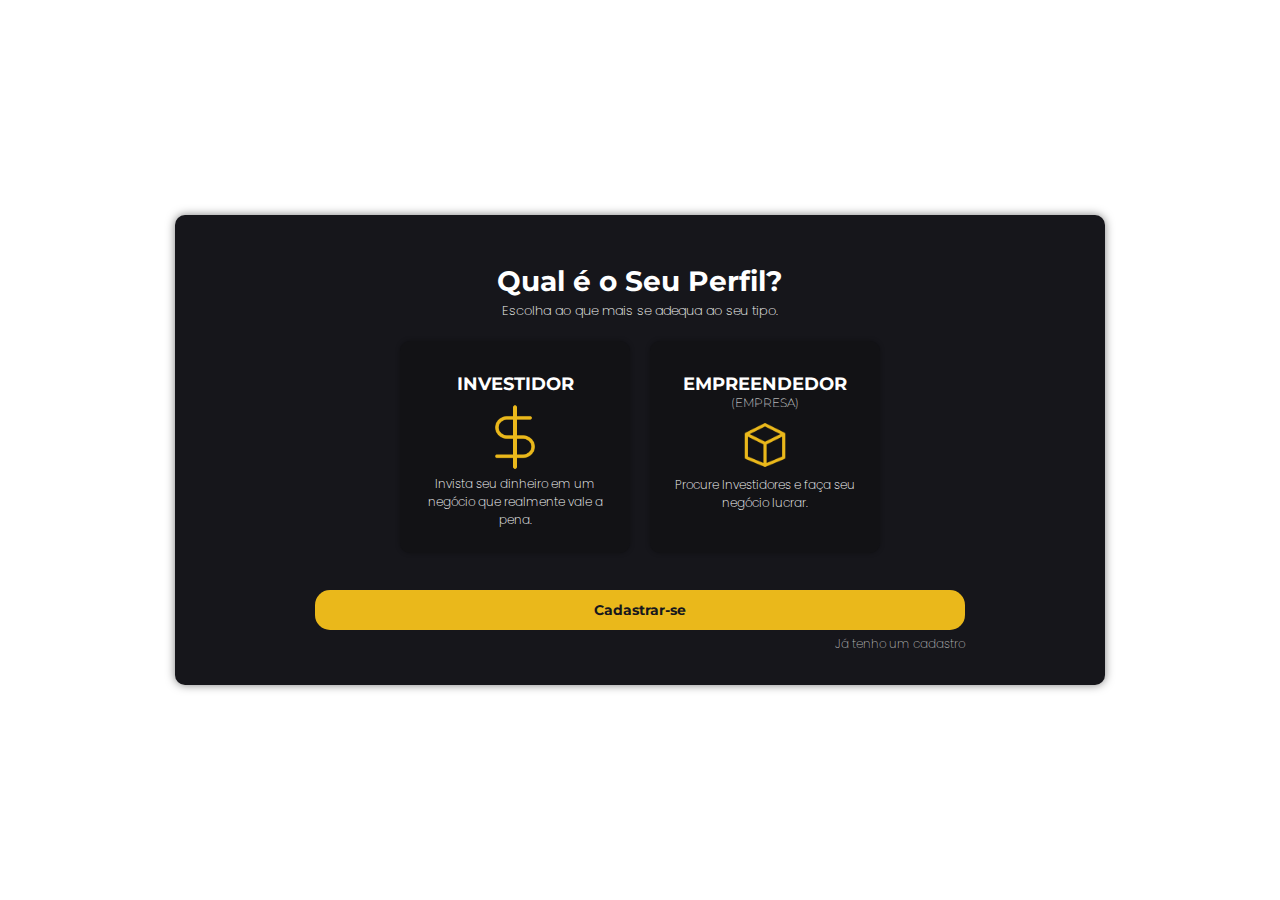
<file: cad-escolha.html>
<!DOCTYPE html>
<html lang="en">
<head>
    <meta charset="UTF-8">
    <meta name="viewport" content="width=device-width, initial-scale=1.0">
    <title>Escolha Cadastro</title>
    <style>
        @import url('https://fonts.googleapis.com/css2?family=Montserrat:ital,wght@0,100..900;1,100..900&display=swap');
        @import url('https://fonts.googleapis.com/css2?family=Poppins:ital,wght@0,100;0,200;0,300;0,400;0,500;0,600;0,700;0,800;0,900;1,100;1,200;1,300;1,400;1,500;1,600;1,700;1,800;1,900&display=swap');

        body {
            font-family: Arial, sans-serif;
            background-color: transparent;
            color: #FFFFFF;
            display: flex;
            justify-content: center;
            align-items: center;
            height: 100vh;
            margin: 0;
        }

        .container {
            text-align: center;
            background-color: #16161b;
            padding: 30px 140px;
            border-radius: 10px;
            box-shadow: 0 0 10px rgba(0, 0, 0, 0.5);
        }

        h1 {
            margin-bottom: 3px;
            font-family: 'Montserrat', sans-serif;
            font-weight: 700;
            font-size: 28px;
        }

        p {
            font-family: 'Poppins', sans-serif;
            font-weight: 200;
            font-size: 13px;
            margin: 2px 0;
            color: #f6f6f6;
        }

        .profiles {
            display: flex;
            justify-content: center;
            margin: 20px 0;
        }

        .profile {
            background-color: #121215;
            padding: 20px;
            border-radius: 10px;
            margin: 0 10px;
            width: 230px;
            box-sizing: border-box;
            box-shadow: 0 0 5px rgba(0, 0, 0, 0.3);
            transition: border 0.2s;
            border: 2px solid transparent; /* Borda transparente por padrão */
        }

        .profile:hover {
            border-color: #EAB81B; /* Altera apenas a cor da borda no hover */
            cursor: pointer;
        }

        .profile h2 {
            margin: 10px 0;
            font-size: 18px;
            font-weight: 700;
            font-family: 'Montserrat', sans-serif;
        }

        .profile p {
            font-family: 'Poppins', sans-serif;
            font-size: 12px;
            color: #FCFCFC;
            font-weight: 200;
        }

        .profile span {
            font-weight: 200;
            color: #f6f6f6;
            display: block;
            font-size: 12px;
            font-family: 'Montserrat', sans-serif;
        }

        .register-btn {
            margin: 17px 0 0 0;
            color: #17171D;
            font-family: 'Montserrat', sans-serif;
            font-weight: 700;
            font-size: 14px;
            line-height: 24px;
            background-color: #EAB81B;
            padding: 8px 47px;
            border: none;
            width: 650px;
            border-radius: 15px;
        }

        .register-btn:hover {
            background-color: #FFB300;
            cursor: pointer;
        }

        .login-link {
            color: #B0B0B0;
            font-size: 12px;
            margin-top: 5px;
            text-align: right;
        }

        .login-link a {
            all: unset;
            cursor: pointer;
        }

        .login-link a:hover {
            text-decoration: underline #3A3A3A;

        }
    </style>
</head>
<body>
    <div class="container">
        <h1>Qual é o Seu Perfil?</h1>
        <p>Escolha ao que mais se adequa ao seu tipo.</p>
        <div class="profiles">
            <div class="profile" id="investidor">
                <h2>INVESTIDOR</h2>
                <div class="icon"><img src="Imagens/dolar.png" alt="" width="40px"></div>
                <p>Invista seu dinheiro em um negócio que realmente vale a pena.</p>
            </div>
            <div class="profile" id="empreendedor">
                <h2>EMPREENDEDOR<span>(EMPRESA)</span></h2>
                <div class="icon"><img src="Imagens/cubo-3d.png" alt="" width="50px"></div>
                <p>Procure Investidores e faça seu negócio lucrar.</p>
            </div>
        </div>
        <button class="register-btn">Cadastrar-se</button>
        <p class="login-link"><a href="login.php" target="_parent">Já tenho um cadastro</a></p>
    </div>

    <script>
        document.getElementById('investidor').onclick = function() {
            window.top.location.href = 'cadastrar-inv.html';
        };

        document.getElementById('empreendedor').onclick = function() {
            window.top.location.href = 'cadastrar-emp.html';
        };
    </script>
</body>
</html>
</file>
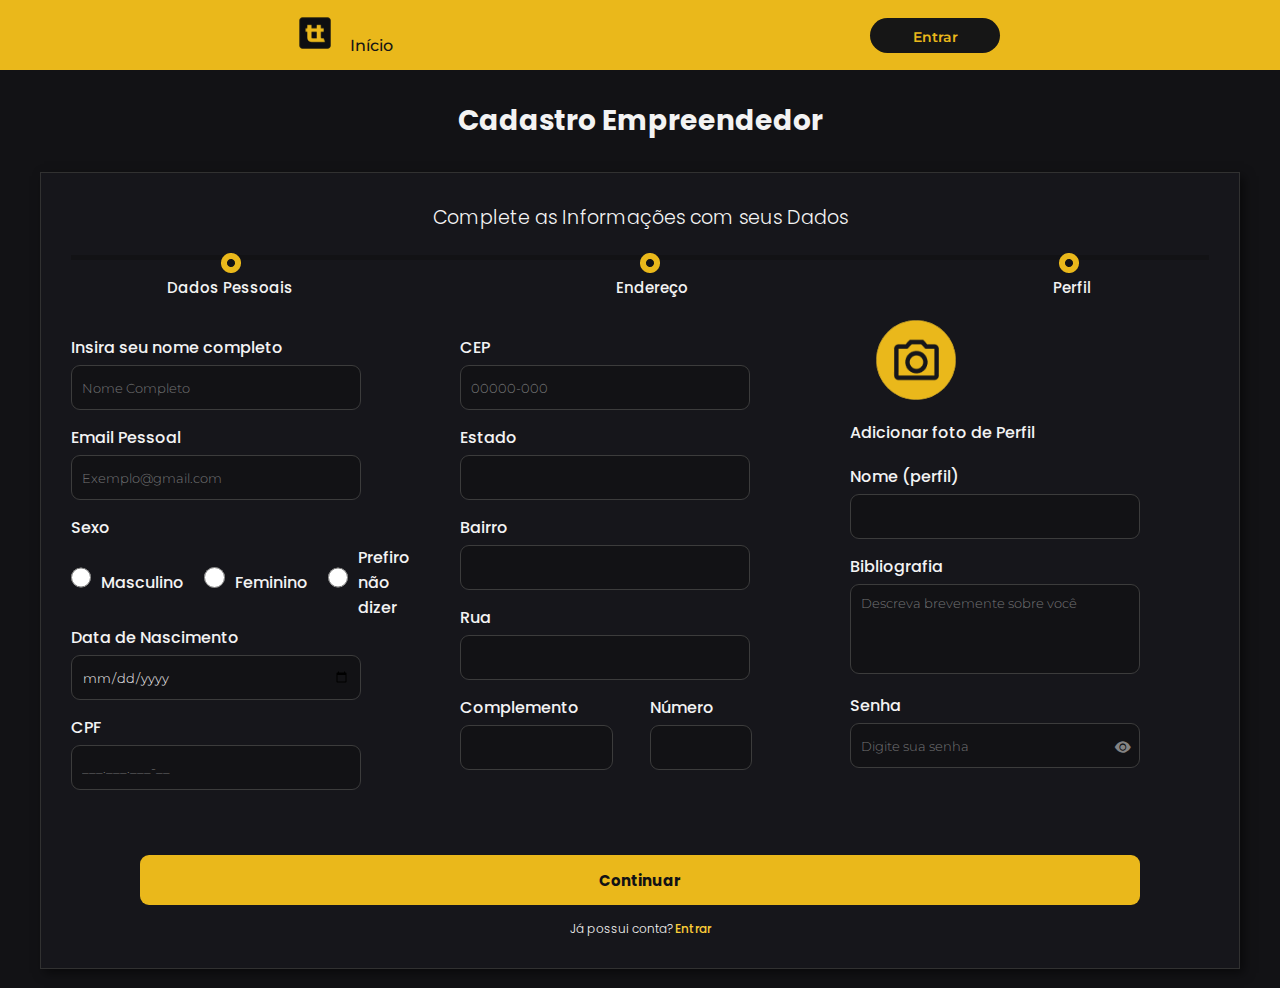
<file: cadastrar-emp.html>
<!DOCTYPE html>
<html lang="pt-br">
<head>
    <meta charset="UTF-8">
    <meta name="viewport" content="width=device-width, initial-scale=1.0">
    <title>Cadastrar Empreendedor</title>
    <link rel="stylesheet" href="https://cdn.jsdelivr.net/npm/bootstrap-icons@1.10.3/font/bootstrap-icons.css">
    <style>
        @import url('https://fonts.googleapis.com/css2?family=Montserrat:ital,wght@0,100..900;1,100..900&display=swap');
        @import url('https://fonts.googleapis.com/css2?family=Poppins:ital,wght@0,100;0,200;0,300;0,400;0,500;0,600;0,700;0,800;0,900&display=swap');

        * {
            margin: 0;
            padding: 0;
            box-sizing: border-box;
            font-family: 'Montserrat', sans-serif;
        }

        body {
            background-color: #121215;
        }

        header {
            display: flex;
            justify-content: space-around;
            align-items: center;
            background-color: #EAB81B;
            padding: 0 20px;
            height: 70px;
        }

        header .logo a, header .logo p {
            all: unset;
            font-weight: 500;
            cursor: pointer;
            text-decoration: none;
            font-family: 'Montserrat', sans-serif;
            color: #161616;
        }
        
        header .logo img {
            transition: 0.3s;
        }

        header .logo img:hover {
            width: 80px;
        }

        header button {
            padding: 10px;
            width: 130px;
            font-size: 14px;
            height: 35px;
            background-color: #161616;
            text-align: center;
            border: none;
            border-radius: 30px;
            color: #EAB81B;
            font-family: 'Montserrat', sans-serif;
            font-weight: 600;
            cursor: pointer;
            transition: background-color 0.3s, transform 0.3s;
        }

        header button:hover {
            background-color: #333333;
            transform: scale(1.05);
        }

        #title {
            text-align: center;
            color: #f3f3f3;
            font-family: 'Poppins', sans-serif;
            font-weight: 700;
            font-size: 28px;
            margin: 30px 0;
        }

        main {
            margin: 0 auto;
            background-color: #16161b;
            max-width: 1200px;
            padding: 30px;
            border: 1px solid #313131;
            box-shadow: 4px 4px 10px rgba(0, 0, 0, 0.5);
            position: relative;
        }

        main h1 {
            color: #f3f3f3;
            font-weight: 300;
            font-size: 19px;
            text-align: center;
            margin-bottom: 23px;
            font-family: 'Poppins', sans-serif;
        }

        main hr.linha {
            width: 100%;
            margin: 0 auto;
            border: none;
            background-color: #121215;
            height: 5px;
            margin-bottom: 18px;
        }

        main .circle-yellow {
            position: absolute;
            top: 5%;
            width: 20px;
            height: 20px;
            border-radius: 50%;
            background-color: #EAB81B;
        }

        main img.circulo {
            position: absolute;
            top: 10%;
        }

        form {
            position: relative;
            display: flex;
            flex-wrap: wrap;
            gap: 30px;
            justify-content: space-between;
        }

        form label {
            color: #f3f3f3;
            font-family: 'Poppins', sans-serif;
            font-weight: 500;
            display: block;
            margin-bottom: 5px;
        }

        form input, form textarea {
            width: 100%;
            max-width: 290px;
            height: 45px;
            border-radius: 9px;
            background-color: #121215;
            border: 1px solid #3C3C3C;
            color: #F3F3F3;
            font-weight: 300;
            padding: 10px;
            margin-bottom: 15px;
        }

        form textarea {
            height: 90px;
            resize: none;
        }

        form .form-group {
            flex: 1;
            min-width: 290px;
        }

        form .form-group.double {
            display: flex;
            gap: 20px;
        }

        form .form-group.double > div {
            flex: 1;
            min-width: 0; /* Permite que os elementos se ajustem conforme o espaço disponível */
        }

        form .form-group.radio-group {
            display: flex;
            align-items: center;
        }

        form .form-group.radio-group input {
            margin-right: 10px;
            transform: scale(1.0);
            cursor: pointer;
        }

        form .form-group.radio-group label {
            margin-right: 20px;
        }

        .submit-btn {
            background-color: #EAB81B;
            color: #121215;
            font-family: 'Poppins', sans-serif;
            font-weight: 700;
            width: 1000px;
            height: 50px;
            border-radius: 9px;
            font-size: 15px;
            text-align: center;
            border: none;
            cursor: pointer;
            transition: 0.3s;
            margin: 0 auto;
            margin-top: 20px;
        }

        .submit-btn:hover {
            background-color: #e7c609;
             transform: scale(1.03);
             font-size: 16px;
        }

        .subtitle {
            font-family: 'Poppins', sans-serif;
            color: #f3f3f3;
            font-weight: 500;
            font-size: 15px;
            position: absolute;
            top: 13%;
        }

        main .circle-yellow {
            position: absolute;
            top: 23%;
            left: 70.7%;
            top: -15px;
            width: 80px;
            height: 80px;
            border-radius: 50%;
            background-color: #EAB81B;
            cursor: pointer;
        }



        form input[type="file"] {
            position: absolute;
            width: 70px;
            top: 4px;
            margin-left: 32px;
            cursor: pointer;
            opacity: 0;
        }

        form #text-imgfile {
            color: #f3f3f3;
            cursor: default;
            margin-top: 85px;
            font-weight: 500;
            font-family: 'Poppins', sans-serif;
        }

        .possui-conta {
            color: #f3f3f3;
            font-size: 12px;
            font-family: 'Poppins', sans-serif;
            font-weight: 300;
            text-align: center;
            margin-top: 15px;
        }

        #entrar {
            color: #FDCD38;
            font-size: 12px;
            font-family: 'Poppins', sans-serif;
            font-weight: 500;
        }

        #entrar:hover {
            text-decoration: underline;
            transform: 0.2s;
            cursor: pointer;
        }

        .bi-eye-fill {
        color: #838383;
        position: absolute;
        top: 70.7%;
        left: 91.7%;
        cursor: pointer;
    }

    .bi-eye-slash-fill {
        color: #838383;
        position: absolute;
        top: 70.7%;
        left: 91.7%;
        cursor: pointer;
    }

    </style>
</head>
<body>
    <header class="header">
        <div class="logo">
            <a href="index.html"><img src="Imagens/icon-ino-black.png" alt="" width="70px">
            <p style="position: absolute; top: 4%;">Início</p></a>
        </div>

        <div class="button-entrar">
            <button><a href="login.php" style="all: unset; color: #EAB81B;">Entrar</a></button>
        </div>
    </header>
    <h1 id="title">Cadastro Empreendedor</h1>
    <main>
        <h1>Complete as Informações com seus Dados</h1>
        <hr class="linha">
        <img src="Imagens/circulo-amarelo-preto.png" alt="" style="left: 15%;" class="circulo">
        <img src="Imagens/circulo-amarelo-preto.png" alt="" style="left: 50%;" class="circulo">
        <img src="Imagens/circulo-amarelo-preto.png" alt="" style="left: 85%;" class="circulo"><br><br><br>

        <h1 class="subtitle" style="margin-left: 8%;">Dados Pessoais</h1>
        <h1 class="subtitle" style="margin-left: 45.5%;">Endereço</h1>
        <h1 class="subtitle" style="margin-left: 82%;">Perfil</h1>
        
        <form action="cadastro-empreendedor.php" method="POST" enctype="multipart/form-data">
            <div class="form-group">
                <label for="nome">Insira seu nome completo</label>
                <input type="text" id="nome" name="nome" placeholder="Nome Completo" required>

                <label for="email">Email Pessoal</label>
                <input type="text" id="email" name="email" placeholder="Exemplo@gmail.com" required>

                <label>Sexo</label>
                <div class="form-group radio-group">
                    <input type="radio" id="masc" name="sexo" value="M">
                    <label for="masc">Masculino</label>
                    <input type="radio" id="fem" name="sexo" value="F">
                    <label for="fem">Feminino</label>
                    <input type="radio" id="pnd" name="sexo" value="PND">
                    <label for="pnd">Prefiro não dizer</label>
                </div>

                <label for="data">Data de Nascimento</label>
                <input type="date" id="data" name="data" required>

                <label for="cpf">CPF</label>
                <input type="text" id="cpf" name="cpf" placeholder="___.___.___-__" required>
            </div>

            <div class="form-group">
                <label for="CEP">CEP</label>
                <input type="text" id="CEP" name="CEP" oninput="fetchAddress()" placeholder="00000-000" required>

                <label for="estado">Estado</label>
                <input type="text" id="estado" name="estado" readonly required>

                <label for="bairro">Bairro</label>
                <input type="text" id="bairro" name="bairro" readonly required>

                <label for="rua">Rua</label>
                <input type="text" id="rua" name="rua" readonly required>

                <div class="form-group double">
                    <div>
                        <label for="complemento">Complemento</label>
                        <input type="text" id="complemento" name="complemento" style="width: 90%;">
                    </div>
                    <div>
                        <label for="numero">Número</label>
                        <input type="text" id="numero" name="numero" style="width: 60%;" required>
                    </div>
                </div>
            </div>

            <div class="form-group">

                <input type="file" name="foto_perfil" accept="image/*" style="z-index: 1;"><img src="Imagens/circulo-camera.png" alt="" id="camera" class="circle-yellow">
                <p id="text-imgfile" style="z-index: 1;">Adicionar foto de Perfil</p><br>

                <label for="nome-perfil">Nome (perfil)</label>
                <input type="text" id="nome-perfil" name="nome_perfil" required>

                <label for="bibliografia">Bibliografia</label>
                <textarea id="bibliografia" name="bibliografia" placeholder="Descreva brevemente sobre você"></textarea>

                
                <label for="senha">Senha</label>
                <input type="password" id="senha" name="senha" required placeholder="Digite sua senha">
                <i class="bi bi-eye-fill" id="btn-senha" onclick="mostrarSenha()"></i>
    
            </div>

            <button type="submit" class="submit-btn">Continuar</button>
        </form>
        <p class="possui-conta">Já possui conta? <span id="entrar"><a href="login.php" style="all: unset;">Entrar</a></span></p>
    </main><br>

    <script>
         function fetchAddress() {
            const cep = document.getElementById('CEP').value.replace(/\D/g, '');

            if (cep.length === 8) {
                const url = `https://viacep.com.br/ws/${cep}/json/`;

                fetch(url)
                    .then(response => response.json())
                    .then(data => {
                        if (!data.erro) {
                            document.getElementById('estado').value = data.uf;
                            document.getElementById('bairro').value = data.bairro;
                            document.getElementById('rua').value = data.logradouro;
                        } else {
                            alert("CEP não encontrado.");
                            clearAddressFields();
                        }
                    })
                    .catch(error => {
                        console.error('Erro ao buscar o endereço:', error);
                        alert("Erro ao buscar o endereço.");
                        clearAddressFields();
                    });
            } else {
                clearAddressFields();
            }
        }

        function clearAddressFields() {
            document.getElementById('estado').value = '';
            document.getElementById('bairro').value = '';
            document.getElementById('rua').value = '';
        }

        

        function mostrarSenha(){
    var inputPass = document.getElementById('senha')
    var btnShowPass = document.getElementById('btn-senha')

    if(inputPass.type === 'password'){
        inputPass.setAttribute('type','text')
        btnShowPass.classList.replace('bi-eye-fill','bi-eye-slash-fill')
    }else{
        inputPass.setAttribute('type','password')
        btnShowPass.classList.replace('bi-eye-slash-fill','bi-eye-fill')
    }
}
    </script>
</body>
</html>
</file>
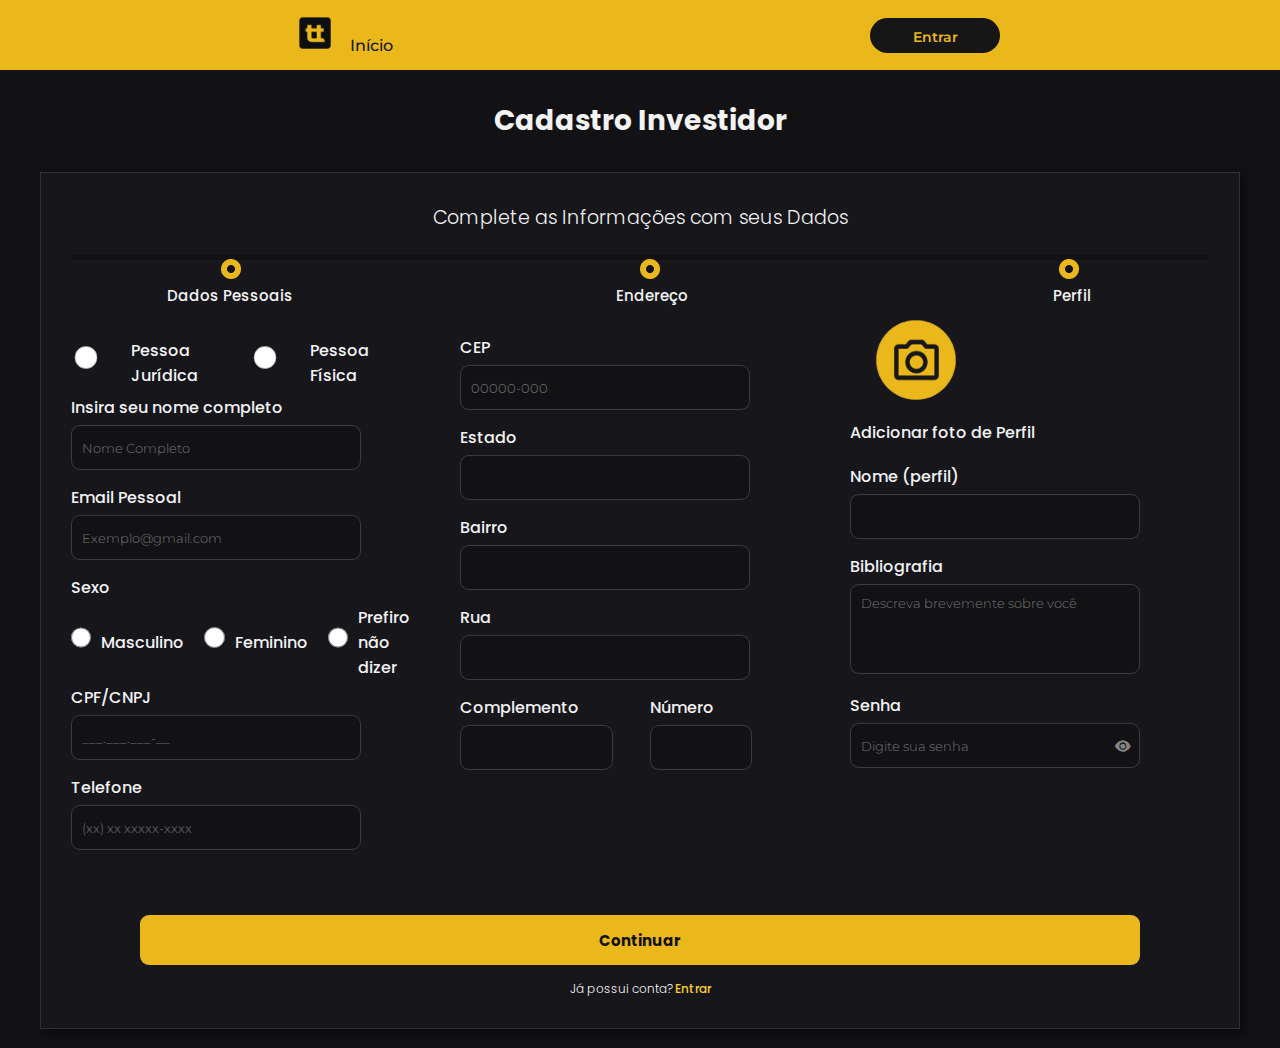
<file: cadastrar-inv.html>
<!DOCTYPE html>
<html lang="pt-br">
<head>
    <meta charset="UTF-8">
    <meta name="viewport" content="width=device-width, initial-scale=1.0">
    <title>Cadastrar Investidor</title>
    <link rel="stylesheet" href="https://cdn.jsdelivr.net/npm/bootstrap-icons@1.10.3/font/bootstrap-icons.css">
    <style>
        @import url('https://fonts.googleapis.com/css2?family=Montserrat:ital,wght@0,100..900;1,100..900&display=swap');
        @import url('https://fonts.googleapis.com/css2?family=Poppins:ital,wght@0,100;0,200;0,300;0,400;0,500;0,600;0,700;0,800;0,900&display=swap');

        * {
            margin: 0;
            padding: 0;
            box-sizing: border-box;
            font-family: 'Montserrat', sans-serif;
        }

        body {
            background-color: #121215;
        }

        header {
            display: flex;
            justify-content: space-around;
            align-items: center;
            background-color: #EAB81B;
            padding: 0 20px;
            height: 70px;
        }

        header .logo a, header .logo p {
            all: unset;
            font-weight: 500;
            cursor: pointer;
            text-decoration: none;
            font-family: 'Montserrat', sans-serif;
            color: #161616;
        }
        
        header .logo img {
            transition: 0.3s;
        }

        header .logo img:hover {
            width: 80px;
        }

        header button {
            padding: 10px;
            width: 130px;
            font-size: 14px;
            height: 35px;
            background-color: #161616;
            text-align: center;
            border: none;
            border-radius: 30px;
            color: #EAB81B;
            font-family: 'Montserrat', sans-serif;
            font-weight: 600;
            cursor: pointer;
            transition: background-color 0.3s, transform 0.3s;
        }

        header button:hover {
            background-color: #333333;
            transform: scale(1.05);
        }

        #title {
            text-align: center;
            color: #f3f3f3;
            font-family: 'Poppins', sans-serif;
            font-weight: 700;
            font-size: 28px;
            margin: 30px 0;
        }

        main {
            margin: 0 auto;
            background-color: #16161b;
            max-width: 1200px;
            padding: 30px;
            border: 1px solid #313131;
            box-shadow: 4px 4px 10px rgba(0, 0, 0, 0.5);
            position: relative;
        }

        main h1 {
            color: #f3f3f3;
            font-weight: 300;
            font-size: 19px;
            text-align: center;
            margin-bottom: 23px;
            font-family: 'Poppins', sans-serif;
        }

        main hr.linha {
            width: 100%;
            margin: 0 auto;
            border: none;
            background-color: #121215;
            height: 5px;
            margin-bottom: 18px;
        }

        main .circle-yellow {
            position: absolute;
            top: 5%;
            width: 20px;
            height: 20px;
            border-radius: 50%;
            background-color: #EAB81B;
        }

        main img.circulo {
            position: absolute;
            top: 10%;
        }

        form {
            position: relative;
            display: flex;
            flex-wrap: wrap;
            gap: 30px;
            justify-content: space-between;
        }

        form label {
            color: #f3f3f3;
            font-family: 'Poppins', sans-serif;
            font-weight: 500;
            display: block;
            margin-bottom: 5px;
        }

        form input, form textarea {
            width: 100%;
            max-width: 290px;
            height: 45px;
            border-radius: 9px;
            background-color: #121215;
            border: 1px solid #3C3C3C;
            color: #F3F3F3;
            font-weight: 300;
            padding: 10px;
            margin-bottom: 15px;
        }

        form textarea {
            height: 90px;
            resize: none;
        }

        form .form-group {
            flex: 1;
            min-width: 290px;
        }

        form .form-group.double {
            display: flex;
            gap: 20px;
        }

        form .form-group.double > div {
            flex: 1;
            min-width: 0; /* Permite que os elementos se ajustem conforme o espaço disponível */
        }

        form .form-group.radio-group {
            display: flex;
            align-items: center;
        }

        form .form-group.radio-group input {
            margin-right: 10px;
            transform: scale(1.0);
            cursor: pointer;
        }

        form .form-group.radio-group label {
            margin-right: 20px;
        }

        .submit-btn {
            background-color: #EAB81B;
            color: #121215;
            font-family: 'Poppins', sans-serif;
            font-weight: 700;
            width: 1000px;
            height: 50px;
            border-radius: 9px;
            font-size: 15px;
            text-align: center;
            border: none;
            cursor: pointer;
            transition: 0.3s;
            margin: 0 auto;
            margin-top: 20px;
        }

        .submit-btn:hover {
            background-color: #e7c609;
             transform: scale(1.03);
             font-size: 16px;
        }

        .subtitle {
            font-family: 'Poppins', sans-serif;
            color: #f3f3f3;
            font-weight: 500;
            font-size: 15px;
            position: absolute;
            top: 13%;
        }

        main .circle-yellow {
            position: absolute;
            top: 23%;
            left: 70.7%;
            top: -15px;
            width: 80px;
            height: 80px;
            border-radius: 50%;
            background-color: #EAB81B;
            cursor: pointer;
        }



        form input[type="file"] {
            position: absolute;
            width: 70px;
            top: 4px;
            margin-left: 32px;
            cursor: pointer;
            opacity: 0;
        }

        form #text-imgfile {
            color: #f3f3f3;
            cursor: default;
            margin-top: 85px;
            font-weight: 500;
            font-family: 'Poppins', sans-serif;
        }

        form input[type="checkbox"] {
            width: 25px;
            cursor: pointer;
        }

        form .nsr {
            background-color: #121215;
            width: 300px;
            height: 60px;
            padding: 10px;
            border-radius: 5px;
            border: 1px solid #3C3C3C;
        }

        form .nsr p {
            position: absolute;
            top: 72.4%;
            left: 72%;
            font-size: 12px;
            font-weight: 100;
            font-family: 'Poppins', sans-serif;
            color: #F3F3F3;
        }

        .possui-conta {
            color: #f3f3f3;
            font-size: 12px;
            font-family: 'Poppins', sans-serif;
            font-weight: 300;
            text-align: center;
            margin-top: 15px;
        }

        #entrar {
            color: #FDCD38;
            font-size: 12px;
            font-family: 'Poppins', sans-serif;
            font-weight: 500;
        }

        #entrar:hover {
            text-decoration: underline;
            transform: 0.2s;
            cursor: pointer;
        }

        .bi-eye-fill {
        color: #838383;
        position: absolute;
        top: 63.8%;
        left: 91.7%;
        cursor: pointer;
    }

    .bi-eye-slash-fill {
        color: #838383;
        position: absolute;
        top: 63.8%;
        left: 91.7%;
        cursor: pointer;
    }
    </style>
</head>
<body>
    <header class="header">
        <div class="logo">
            <a href="index.html"><img src="Imagens/icon-ino-black.png" alt="" width="70px">
            <p style="position: absolute; top: 4%;">Início</p></a>
        </div>

        <div class="button-entrar">
            <button><a href="login.php" style="all: unset; color: #EAB81B;">Entrar</a></button>
        </div>
    </header>
    <h1 id="title">Cadastro Investidor</h1>
    <main>
        <h1>Complete as Informações com seus Dados</h1>
        <hr class="linha">
        <img src="Imagens/circulo-amarelo-preto.png" alt="" style="left: 15%;" class="circulo">
        <img src="Imagens/circulo-amarelo-preto.png" alt="" style="left: 50%;" class="circulo">
        <img src="Imagens/circulo-amarelo-preto.png" alt="" style="left: 85%;" class="circulo"><br><br><br>

        <h1 class="subtitle" style="margin-left: 8%;">Dados Pessoais</h1>
        <h1 class="subtitle" style="margin-left: 45.5%;">Endereço</h1>
        <h1 class="subtitle" style="margin-left: 82%;">Perfil</h1>
        
        <form action="cadastro-investidor.php" method="POST" enctype="multipart/form-data">
            <div class="form-group">
                <div class="form-group radio-group" style="margin-left: -130px;">
                <input type="radio" id="juridica" name="pessoa" value="pessoa_juridica" style="transform: scale(0.5); margin-right: -100px;">
                <label for="juridica" style="margin-right: -130px;">Pessoa Jurídica</label>

                <input type="radio" id="fisica" name="pessoa" value="pessoa_fisica" style="transform: scale(0.5); margin-right: -100px;">
                <label for="fisica">Pessoa Física</label>
                </div>

                <label for="nome">Insira seu nome completo</label>
                <input type="text" id="nome" name="nome" placeholder="Nome Completo" required>

                <label for="email">Email Pessoal</label>
                <input type="text" id="email" name="email" placeholder="Exemplo@gmail.com" required>

                <label>Sexo</label>
                <div class="form-group radio-group">
                    <input type="radio" id="masc" name="sexo" value="Masculino">
                    <label for="masc">Masculino</label>
                    <input type="radio" id="fem" name="sexo" value="Feminino">
                    <label for="fem">Feminino</label>
                    <input type="radio" id="pnd" name="sexo" value="pnd">
                    <label for="pnd">Prefiro não dizer</label>
                </div>
                <label for="cpf">CPF/CNPJ</label>
                <input type="text" id="cpf" name="cpf" placeholder="___.___.___-__" required>

                <label for="data">Telefone</label>
                <input type="number" id="tel" name="tel" required placeholder="(xx) xx xxxxx-xxxx">
                
            </div>

            <div class="form-group">
                <label for="CEP">CEP</label>
                <input type="text" id="CEP" name="CEP" oninput="fetchAddress()" placeholder="00000-000" required>

                <label for="estado">Estado</label>
                <input type="text" id="estado" name="estado" readonly required>

                <label for="bairro">Bairro</label>
                <input type="text" id="bairro" name="bairro" readonly required>

                <label for="rua">Rua</label>
                <input type="text" id="rua" name="rua" readonly required>

                <div class="form-group double">
                    <div>
                        <label for="complemento">Complemento</label>
                        <input type="text" id="complemento" name="complemento" style="width: 90%;">
                    </div>
                    <div>
                        <label for="numero">Número</label>
                        <input type="text" id="numero" name="numero" style="width: 60%;" required>
                    </div>
                </div>
            </div>

            <div class="form-group">

                <input type="file" name="foto_perfil" accept="image/*" style="z-index: 1;"><img src="Imagens/circulo-camera.png" alt="" id="camera" class="circle-yellow">
                <p id="text-imgfile" style="z-index: 1;">Adicionar foto de Perfil</p><br>

                <label for="nome-perfil">Nome (perfil)</label>
                <input type="text" id="nome-perfil" name="nome_perfil" required>

                <label for="bibliografia">Bibliografia</label>
                <textarea id="bibliografia" name="bibliografia" placeholder="Descreva brevemente sobre você"></textarea>

                
                <label for="senha">Senha</label>
                <input type="password" id="senha" name="senha" required placeholder="Digite sua senha">
                <i class="bi bi-eye-fill" id="btn-senha" onclick="mostrarSenha()"></i>

            </div>

            <button type="submit" class="submit-btn">Continuar</button>
        </form>
        <p class="possui-conta">Já possui conta? <span id="entrar"><a href="login.php" style="all: unset;">Entrar</a></span></p>
    </main><br>

    <script>
         function fetchAddress() {
            const cep = document.getElementById('CEP').value.replace(/\D/g, '');

            if (cep.length === 8) {
                const url = `https://viacep.com.br/ws/${cep}/json/`;

                fetch(url)
                    .then(response => response.json())
                    .then(data => {
                        if (!data.erro) {
                            document.getElementById('estado').value = data.uf;
                            document.getElementById('bairro').value = data.bairro;
                            document.getElementById('rua').value = data.logradouro;
                        } else {
                            alert("CEP não encontrado.");
                            clearAddressFields();
                        }
                    })
                    .catch(error => {
                        console.error('Erro ao buscar o endereço:', error);
                        alert("Erro ao buscar o endereço.");
                        clearAddressFields();
                    });
            } else {
                clearAddressFields();
            }
        }

        function clearAddressFields() {
            document.getElementById('estado').value = '';
            document.getElementById('bairro').value = '';
            document.getElementById('rua').value = '';
        }


        function mostrarSenha(){
    var inputPass = document.getElementById('senha')
    var btnShowPass = document.getElementById('btn-senha')

    if(inputPass.type === 'password'){
        inputPass.setAttribute('type','text')
        btnShowPass.classList.replace('bi-eye-fill','bi-eye-slash-fill')
    }else{
        inputPass.setAttribute('type','password')
        btnShowPass.classList.replace('bi-eye-slash-fill','bi-eye-fill')
    }
}
    </script>
</body>
</html>
</file>
